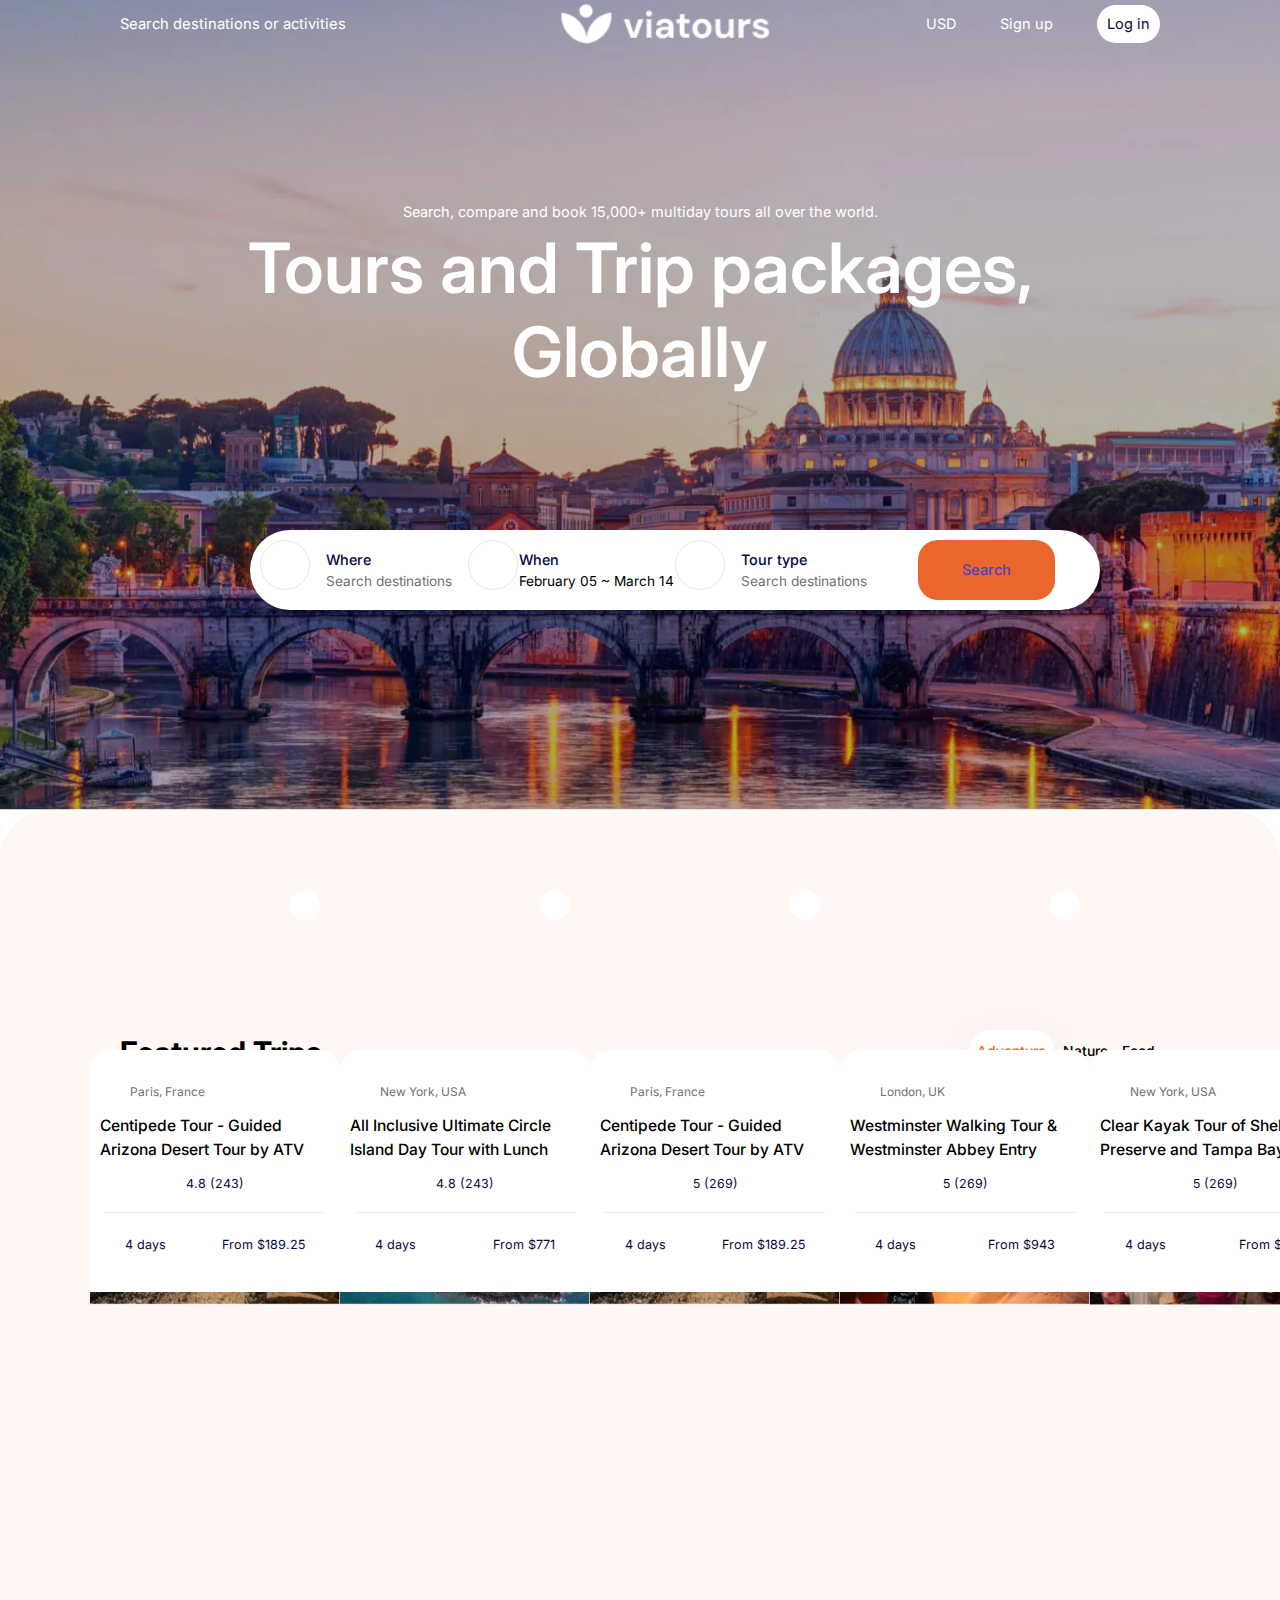
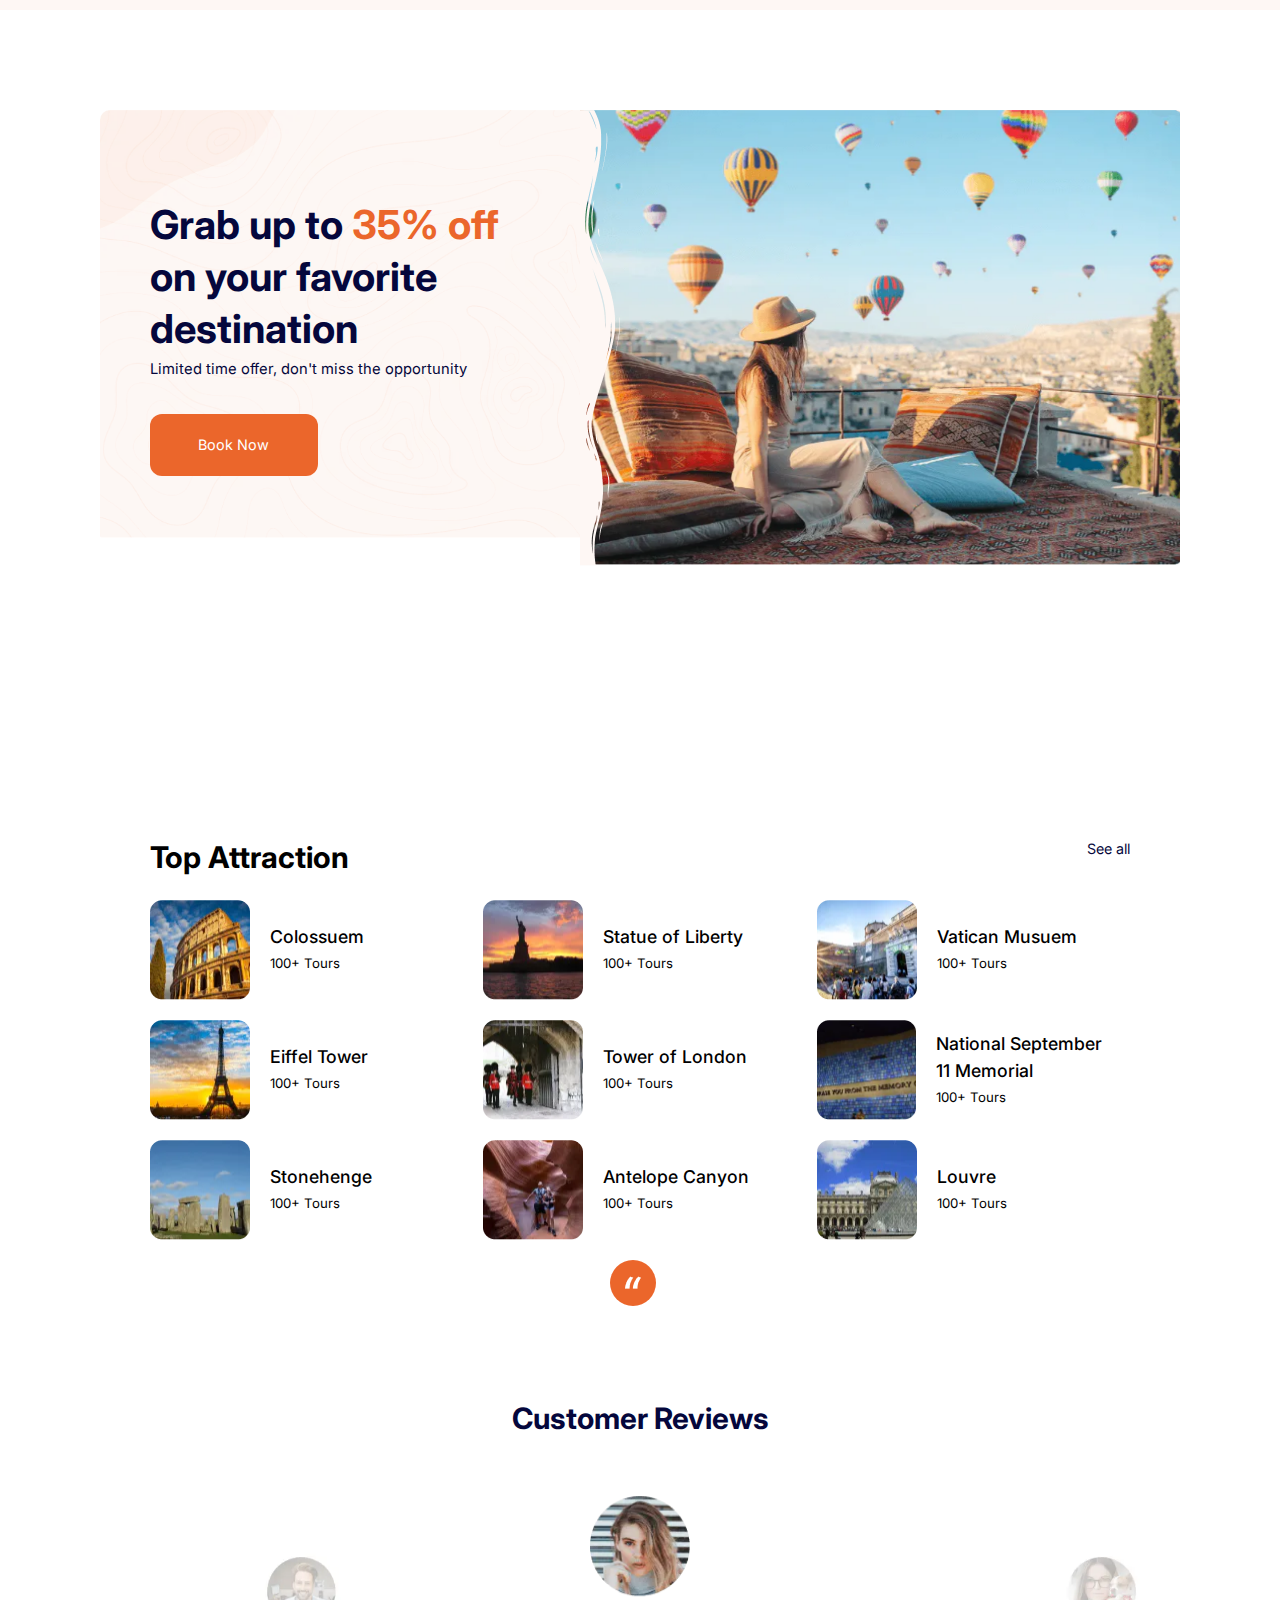
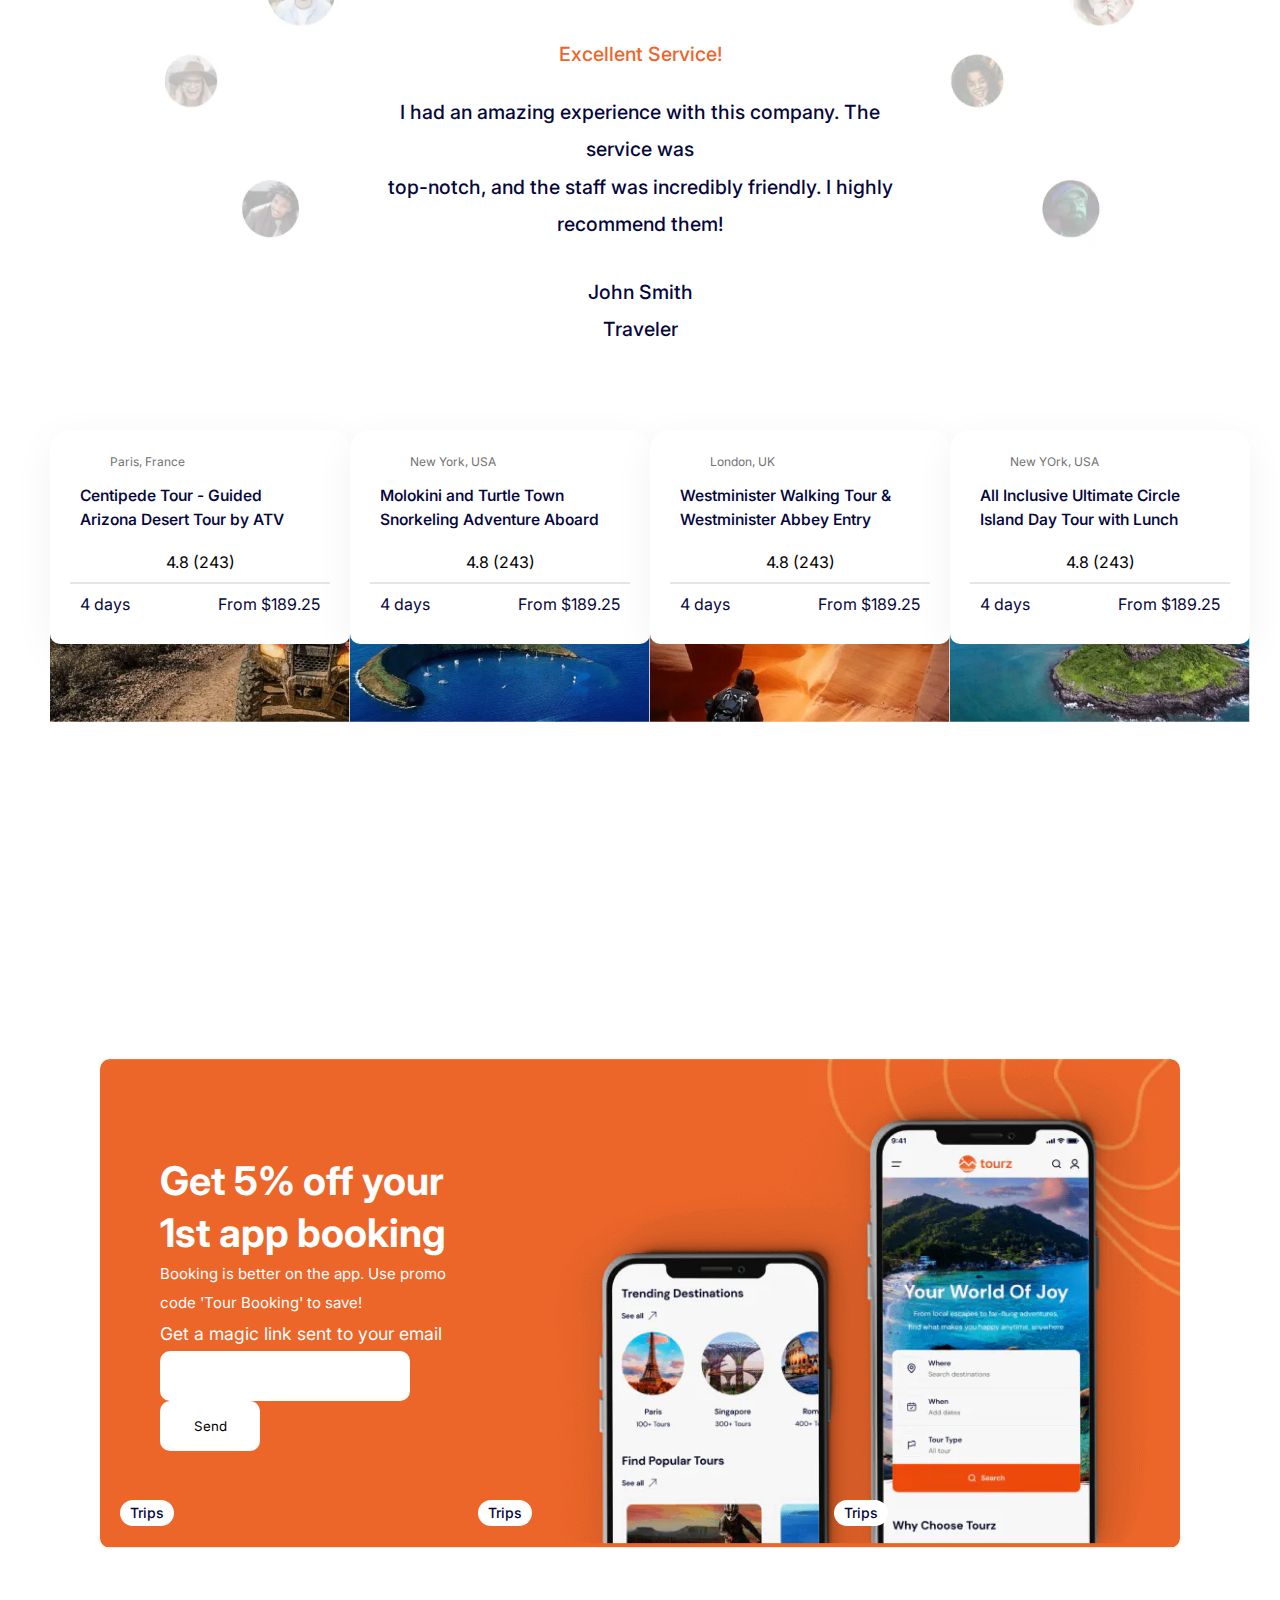
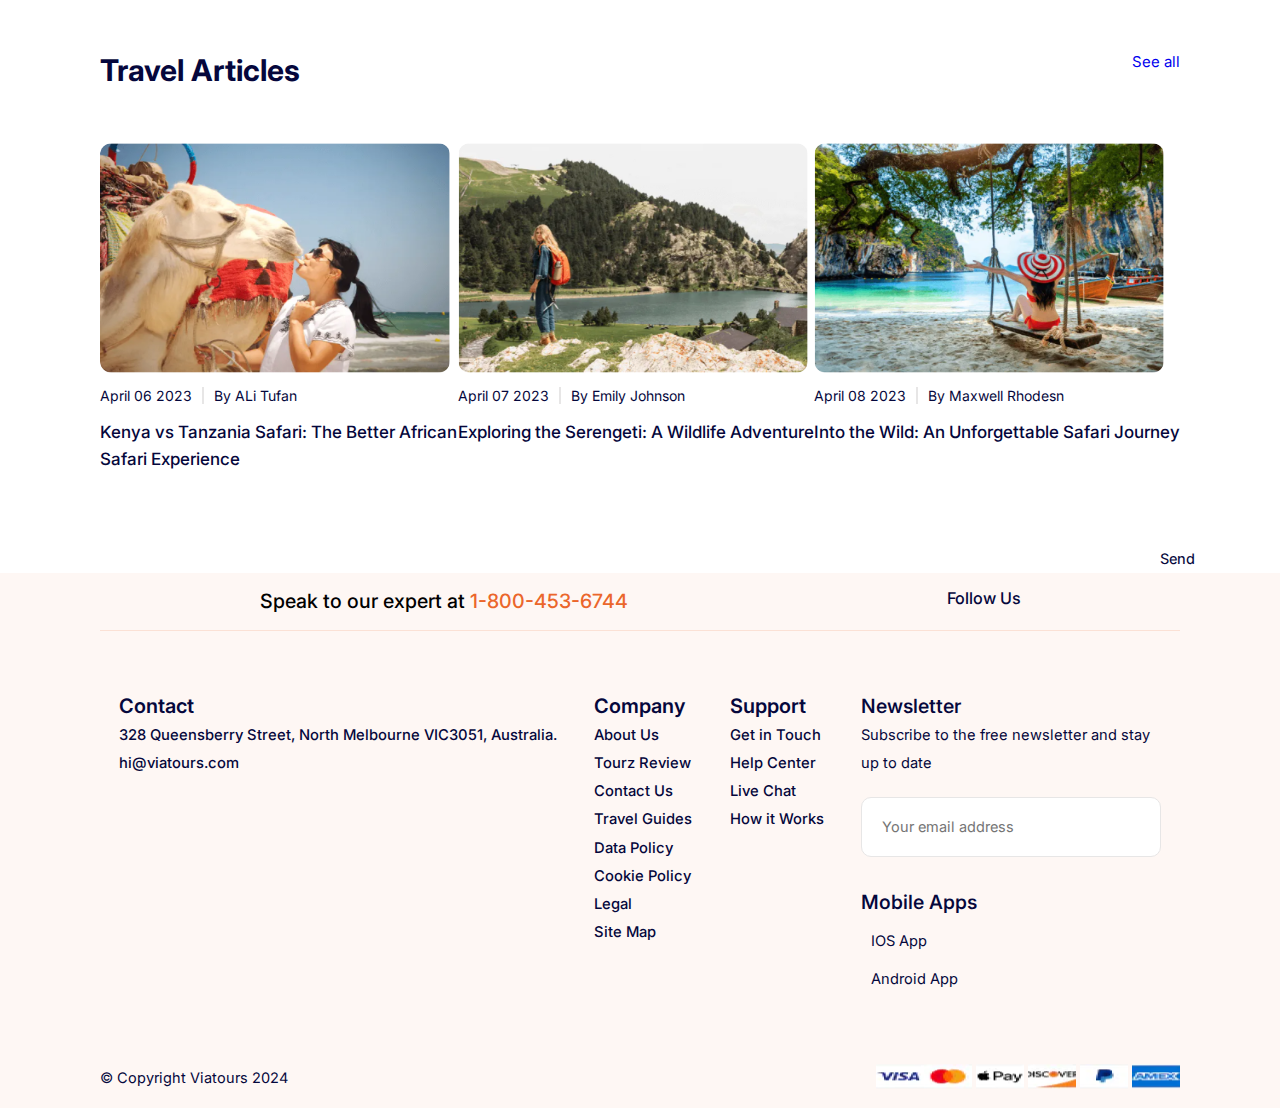
<file: index.html>
<!DOCTYPE html>
<html lang="en">

<head>
    <meta charset="UTF-8">
    <meta name="viewport" content="width=device-width, initial-scale=1.0">
    <title>Document</title>
    <link rel="stylesheet" href="Assets/css/style.css">

    <link rel="preconnect" href="https://fonts.googleapis.com">
    <link rel="preconnect" href="https://fonts.gstatic.com" crossorigin>
    <link href="https://fonts.googleapis.com/css2?family=Inter:wght@100..900&display=swap" rel="stylesheet">

</head>

<body>
      
    <!--Kabirat-->
      <header>
        <div class="header-head">
            
            <input class="search-box" size="30" type="search" name="" id="" placeholder="Search destinations or activities">

            <img src="Assets/Images/logo.png" alt="" class="logo" height="40px">

            <nav class="navbar">
                <a href="#">USD</a>
                <a href="#">Sign up</a>
                <a style="color: #05073C;" class="login" href="#">Log in</a>
            </nav>
        </div>

        <div class="header-text">
            <p>Search, compare and book 15,000+ multiday tours all over the world.</p>
            <h1>Tours and Trip packages, Globally</h1>
        </div>
    </header>


    <div class="small-box">

        <div class="where">
            <div class="circle"></div>
            <div class="where-text">
                <h5>Where</h5>
                <p>Search destinations</p>
            </div>
        </div>

        <div class="where">
            <div class="circle"></div>
            <div class="where-text">
                <h5>When</h5>
                <p style="color: #000000;">February 05 ~ March 14</p>
            </div>
        </div>

        <div class="where">
            <div class="circle"></div>
            <div class="where-text">
                <h5>Tour type</h5>
                <p>Search destinations</p>
            </div>
        </div>

        <button type="submit" class="small-box-btn">Search</button>
    </div>

    <div class="featured">

        <div class="featured-box">
            
            <div class="featured-head">
                <h2>Featured Trips</h2>

                <div class="featured-option">
                    <button class="active">Adventure</button>
                    <button>Nature</button>
                    <button>Food</button>
                </div>
            </div>


            <div class="trips">
                <div class="trip-box">
                    <img src="Assets/Images/Arizona.png" alt="">
                    <div class="img-circle-5"></div>

                    <div class="trip-place">
                        <div class="trip-text">
                            <p>Paris, France</p>

                            <h3>Centipede Tour - Guided Arizona Desert Tour by ATV</h3>
                        </div>

                        <p class="trip-rate">4.8 (243)</p>

                        <div class="trip-price">
                            <p>4 days</p>
                            <p>From $189.25</p>
                        </div>
                    </div>
                </div>

                
                <div class="trip-box">
                    <img src="Assets/Images/Circle-island.png" alt="">
                    <div class="img-circle-1"></div>

                    <div class="trip-place">
                        <div class="trip-text">
                            <p>New York, USA</p>

                            <h3>All Inclusive Ultimate Circle Island Day Tour with Lunch</h3>
                        </div>

                        <p class="trip-rate">4.8 (243)</p>

                        <div class="trip-price">
                            <p>4 days</p>
                            <p>From $771</p>
                        </div>
                    </div>
                </div>

                
                <div class="trip-box">
                    <img src="Assets/Images/Arizona.png" alt="">
                    <div class="img-circle-2"></div>

                    <div class="trip-place">
                        <div class="trip-text">
                            <p>Paris, France</p>

                            <h3>Centipede Tour - Guided Arizona Desert Tour by ATV</h3>
                        </div>

                        <p class="trip-rate">5 (269)</p>

                        <div class="trip-price">
                            <p>4 days</p>
                            <p>From $189.25</p>
                        </div>
                    </div>
                </div>

                
                <div class="trip-box">
                    <img src="Assets/Images/Westminister.png" alt="">
                    <div class="img-circle-3"></div>

                    <div class="trip-place">
                        <div class="trip-text">
                            <p>London, UK</p>

                            <h3>Westminster Walking Tour & Westminster Abbey Entry</h3>
                        </div>

                        <p class="trip-rate">5 (269)</p>

                        <div class="trip-price">
                            <p>4 days</p>
                            <p>From $943</p>
                        </div>
                    </div>
                </div>

                
                <div class="trip-box">
                    <img src="Assets/Images/Tampa-bay.png" alt="">
                    <div class="img-circle-4"></div>

                    <div class="trip-place">
                        <div class="trip-text">
                            <p>New York, USA</p>

                            <h3>Clear Kayak Tour of Shell Key Preserve and Tampa Bay Area</h3>
                        </div>

                        <p class="trip-rate">5 (269)</p>

                        <div class="trip-price">
                            <p>4 days</p>
                            <p>From $225</p>
                        </div>
                    </div>
                </div>
            </div>
        </div>
        
    </div>
  
<!-- Cluvert -->
  
  <div class="favorite">

        <div class="favorite-head">
            <h3>Grab up to <span class="discount">35% off</span> on your favorite destination</h3>
            <p>Limited time offer, don't miss the opportunity</p>
            <button class="favorite-head-btn">Book Now</button>
        </div>

        <div class="favorite-img">
            <img class="favorite-img-overlay" src="Assets/Images/spiral.png" alt="">
            <img class="beach-img" src="Assets/Images/Top-view.png" alt="">
        </div>
    </div>

    <div class="attractions">
        
        <div class="attraction-head">
        <h4>Top Attraction</h4>
        <a href="#">See all</a>
        </div>

        <div class="attraction-grid">

            <div class="attraction-img">
                <img src="Assets/Images/Colosseum.png" alt="">

                <div class="attraction-text">
                    <h3>Colossuem</h3>
                    <p>100+ Tours</p>
                </div>
            </div>

            <div class="attraction-img">
                <img src="Assets/Images/Statue-of-Liberty.png" alt="">
                
                <div class="attraction-text">
                    <h3>Statue of Liberty</h3>
                    <p>100+ Tours</p>
                </div>
            </div>

            <div class="attraction-img">
                <img src="Assets/Images/Vatican-Musuem.png" alt="">
                
                <div class="attraction-text">
                    <h3>Vatican Musuem</h3>
                    <p>100+ Tours</p>
                </div>
            </div>

            <div class="attraction-img">
                <img src="Assets/Images/Eiffel-Tower.png" alt="">
                
                <div class="attraction-text">
                    <h3>Eiffel Tower</h3>
                    <p>100+ Tours</p>
                </div>
            </div>

            <div class="attraction-img">
                <img src="Assets/Images/London-Tower.png" alt="">
                
                <div class="attraction-text">
                    <h3>Tower of London</h3>
                    <p>100+ Tours</p>
                </div>
            </div>

            <div class="attraction-img">
                <img src="Assets/Images/September-Museum.png" alt="">
                
                <div class="attraction-text">
                    <h3>National September 11 Memorial</h3>
                    <p>100+ Tours</p>
                </div>
            </div>

            <div class="attraction-img">
                <img src="Assets/Images/Stonehenge.png" alt="">
                
                <div class="attraction-text">
                    <h3>Stonehenge</h3>
                    <p>100+ Tours</p>
                </div>
            </div>

            <div class="attraction-img">
                <img src="Assets/Images/Antelope-Canyon.png"">
                
                <div class="attraction-text">
                    <h3>Antelope Canyon</h3>
                    <p>100+ Tours</p>
                </div>
            </div>

            <div class="attraction-img">
                <img src="Assets/Images/Louvre.png" alt="">
                
                <div class="attraction-text">
                    <h3>Louvre</h3>
                    <p>100+ Tours</p>
                </div>
            </div>

        </div>
    </div>

    <div class="review-background">

        <div class="review-section">
            <h2>Customer Reviews</h2>

            <div class="review">

                <img src="Assets/Images/Customer-image.png" alt="">

                <div class="review-circle"><img src="Assets/Images/quote.png" alt=""></div>

                <div class="review-text">
                    <p style="color: #EB662B; font-size: 17; margin-bottom: 20px;">Excellent Service!</p>

                    <p style="color: #05073C; font-size: 17;">
                        I had an amazing experience with this company. 
                        The service was <br> top-notch, and the staff was incredibly 
                        friendly. I highly recommend them!
                    </p>
                </div>
                
                <div class="review-name">
                    <p>John Smith</p>
                    <p>Traveler</p>
                </div>

                <div class="review-swipper">
                    <div></div>
                    <div></div>
                    <div></div>
                    <div></div>
                    <div></div>
                </div>
            </div>
        </div>
    </div>


    <div class="tour">
        
        <h2>Find Popular Tours</h2>

        <div class="tour-content">

            <div class="tour-box">
                <img src="Assets/Images/Arizona.png" alt="">
                <div class="tour-circle"></div>

                <div class="tour-place">
                    <div class="tour-text">
                        <p>Paris, France</p>

                        <h3>Centipede Tour - Guided Arizona Desert Tour by ATV</h3>
                    </div>

                    <p class="tour-rate">4.8 (243)</p>

                    <div class="tour-price">
                        <p>4 days</p>
                        <p>From $189.25</p>
                    </div>
                </div>
            </div>

            <div class="tour-box">
                <img src="Assets/Images/Molokini.png" alt="">
                <div class="tour-circle"></div>

                <div class="tour-place">
                    <div class="tour-text">
                        <p>New York, USA</p>

                        <h3>Molokini and Turtle Town Snorkeling Adventure Aboard</h3>
                    </div>

                    <p class="tour-rate">4.8 (243)</p>

                    <div class="tour-price">
                        <p>4 days</p>
                        <p>From $189.25</p>
                    </div>
                </div>
            </div>

            <div class="tour-box">
                <img src="Assets/Images/Westminister.png" alt="">
                <div class="tour-circle"></div>

                <div class="tour-place">
                    <div class="tour-text">
                        <p>London, UK</p>

                        <h3>Westminister Walking Tour & Westminister Abbey Entry</h3>
                    </div>

                    <p class="tour-rate">4.8 (243)</p>

                    <div class="tour-price">
                        <p>4 days</p>
                        <p>From $189.25</p>
                    </div>
                </div>
            </div>

            <div class="tour-box">
                <img src="Assets/Images/Circle-island.png" alt="">
                <div class="tour-circle"></div>

                <div class="tour-place">
                    <div class="tour-text">
                        <p>New YOrk, USA</p>

                        <h3>All Inclusive Ultimate Circle Island Day Tour with Lunch</h3>
                    </div>

                    <p class="tour-rate">4.8 (243)</p>

                    <div class="tour-price">
                        <p>4 days</p>
                        <p>From $189.25</p>
                    </div>
                </div>
            </div>

        </div>
    </div>

    <!--Black-myke-->
    
    <div class="booking">
        <div class="booking-1">
            <h3>Get 5% off your 1st app booking</h3>
            <p>Booking is better on the app. Use promo code 'Tour Booking' to save!</p>

            <div class="form">
                <p>Get a magic link sent to your email</p>
                <input  type="email" name="mail" id="mail" placeholder="Email">
                <button type="submit">Send</button>
            </div>
        </div>

        <div class="booking-img">
            <img src="Assets/Images/Phone.png" alt="">
        </div>
        </div>
    </div>

    <div class="article">
        <div class="article-head">
            <h3>Travel Articles</h3>
            <a href="#">See all</a>
        </div>

        <div class="trips">
            <div class="trips-img">
                <img src="Assets/Images/Camel.png" alt="">
                <div class="trips-overly">Trips</div>

                <div class="trips-date">
                    <p class="trips-p1">April 06 2023</p>
                    <p class="trips-p2">By ALi Tufan</p>
                </div>

                <a href="#">Kenya vs Tanzania Safari: The Better African<br>Safari Experience</a>
            </div>

            <div class="trips-img">
                <img src="Assets/Images/Hike.png" alt="">
                <div class="trips-overly">Trips</div>

                <div class="trips-date">
                    <p class="trips-p1">April 07 2023</p>
                    <p class="trips-p2">By Emily Johnson</p>
                </div>

                <a href="#">Exploring the Serengeti: A Wildlife Adventure</a>
            </div>

            <div class="trips-img">
                <img src="Assets/Images/Beach.png" alt="">
                <div class="trips-overly">Trips</div>

                <div class="trips-date">
                    <p class="trips-p1">April 08 2023</p>
                    <p class="trips-p2">By Maxwell Rhodesn</p>
                </div>

                <a href="#">Into the Wild: An Unforgettable Safari Journey</a>
            </div>
        </div>
    </div>

    <footer>
        <div class="experts">
            <p>Speak to our expert at <span class="tel">1-800-453-6744</span></p>
            <a href="#">Follow Us</a>
        </div>

        
        <div class="footer-main">

            <div class="contact">
                <h3>Contact</h3>
                <a href="#">328 Queensberry Street, North Melbourne VIC3051, Australia.</a>
                <a href="mailto:hi@viatours.com">hi@viatours.com</a>
            </div>

            <div class="company">
                <h3>Company</h3>
                <a href="#">About Us</a>
                <a href="#">Tourz Review</a>
                <a href="#">Contact Us</a>
                <a href="#">Travel Guides</a>
                <a href="#">Data Policy</a>
                <a href="#">Cookie Policy</a>
                <a href="#">Legal</a>
                <a href="#">Site Map</a>
            </div>

            <div class="support">
                <h3>Support</h3>
                <a href="#">Get in Touch</a>
                <a href="#">Help Center</a>
                <a href="#">Live Chat</a>
                <a href="#">How it Works</a>
            </div>

            <div class="newsletter">
                <h3>Newsletter</h3>
                <p>Subscribe to the free newsletter and stay <br> up to date</p>

                <div class="send-container">
                    <input class="letter-box" type="text" name="text" id="email" placeholder="Your email address">
                    <button class="search-button">Send</button>
                </div>

                <div class="mobile-apps">
                    <h3>Mobile Apps</h3>
                    <p>IOS App</p>
                    <p>Android App</p>
                </div>
            </div>
        </div>

        <div class="sponsors-menu">
            <p>&copy Copyright Viatours 2024</p>

            <div class="sponsors">
                <img src="Assets/Images/Visa.png" alt=""
                ><img src="Assets/Images/Master-card.png" alt="">
                <img src="Assets/Images/Apple-pay.png" alt="">
                <img src="Assets/Images/DIscover.png" alt="">
                <img src="Assets/Images/Paypal.png" alt="">
                <img src="Assets/Images/Amex.png" alt="">
            </div>
        </div>
    </footer>
                                        
</body>
</html>
</file>
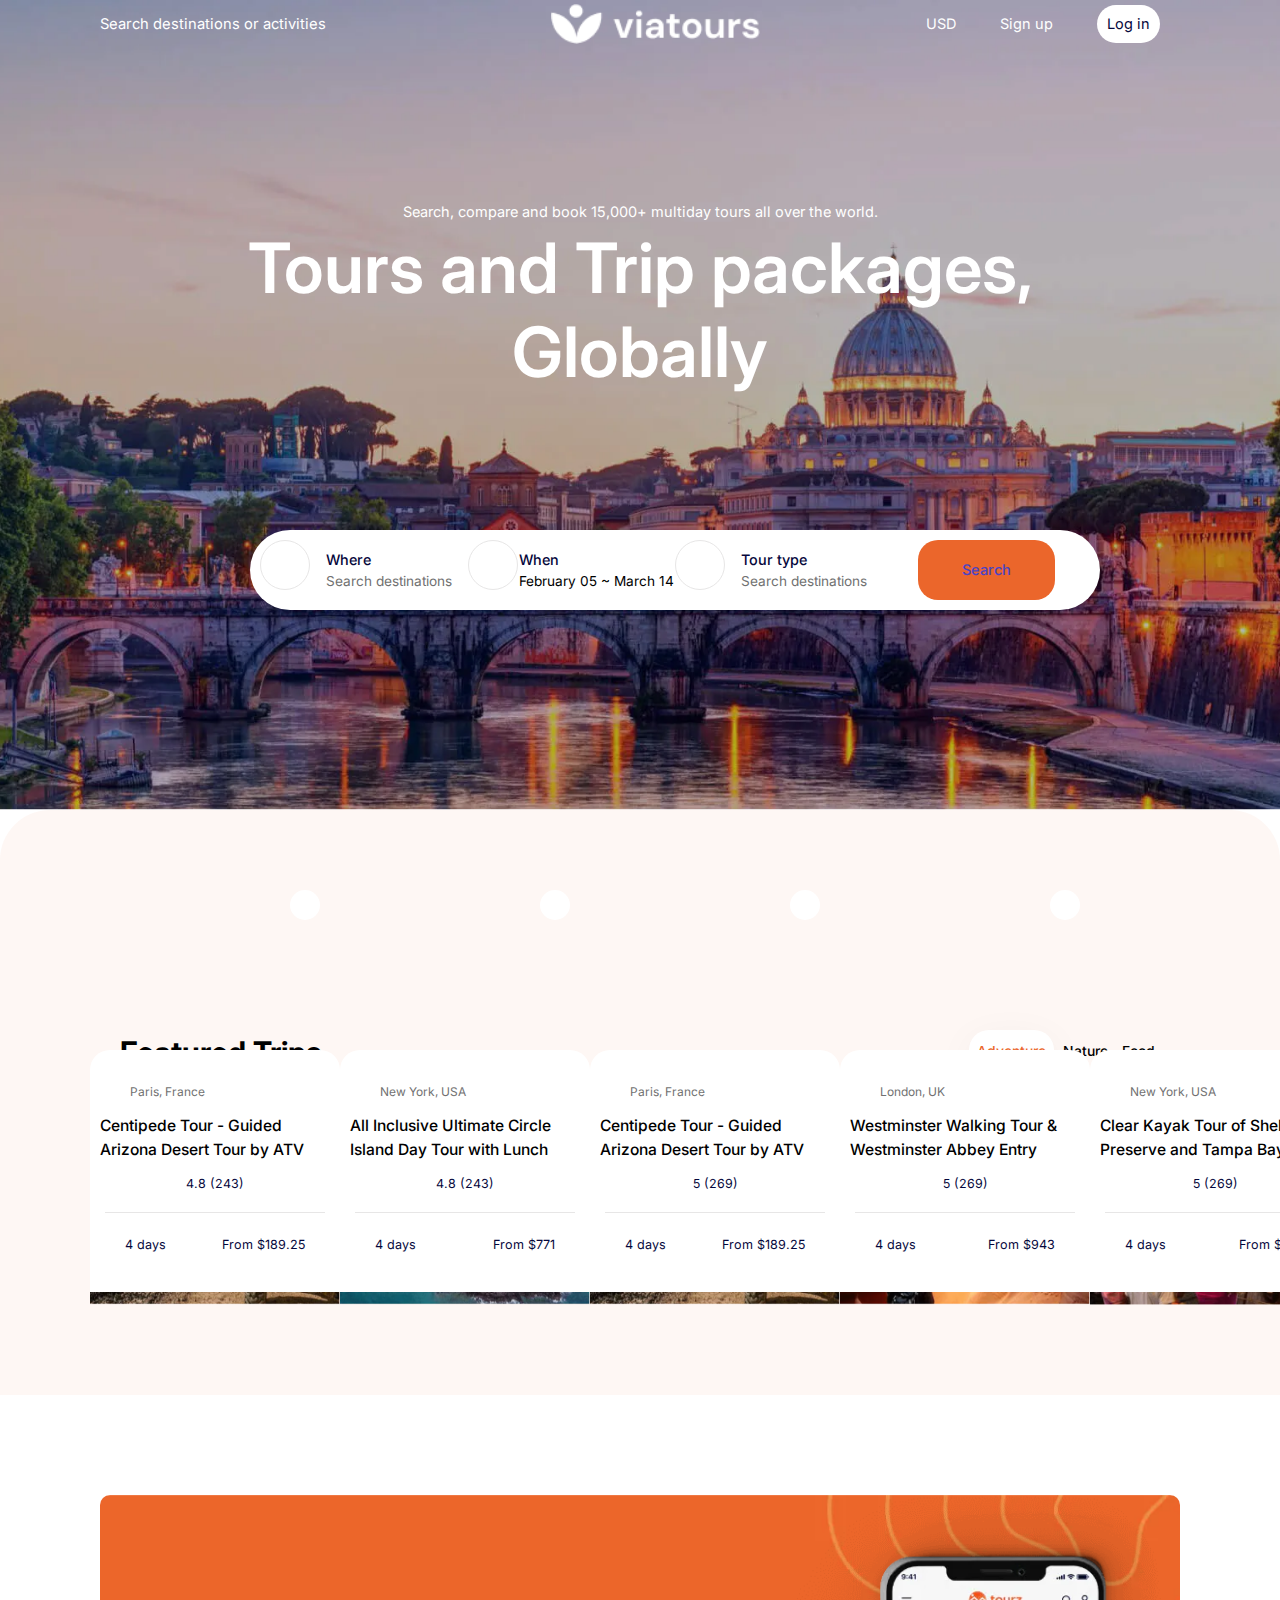
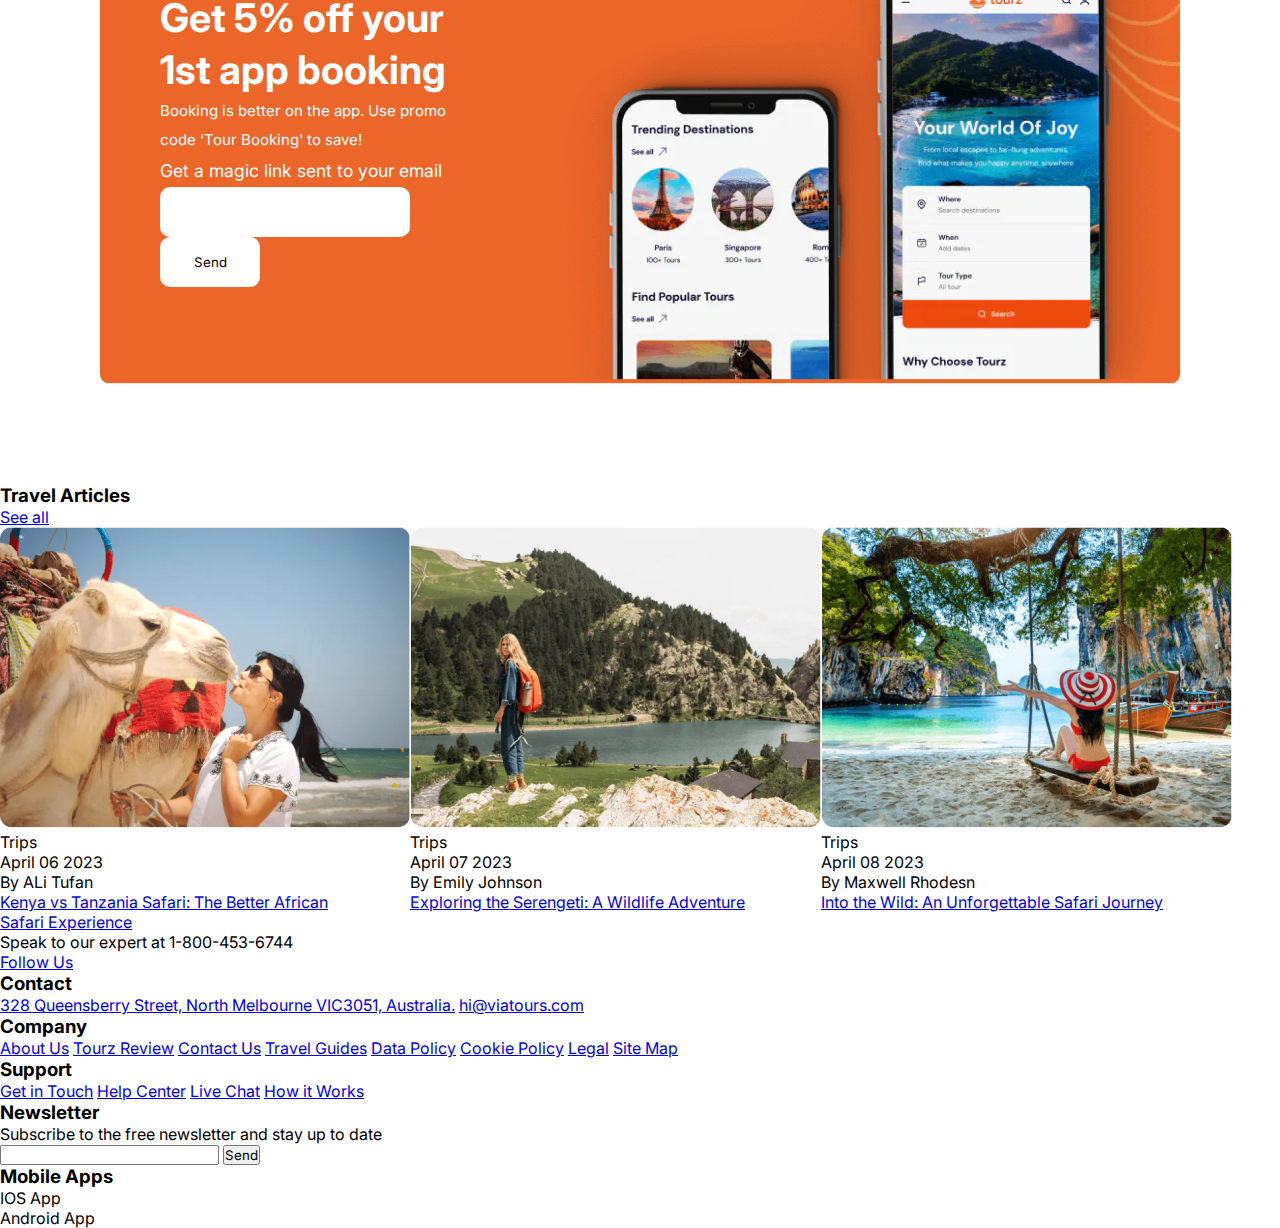
<file: tour.html>
<!DOCTYPE html>
<html lang="en">

<head>
    <meta charset="UTF-8">
    <meta name="viewport" content="width=device-width, initial-scale=1.0">
    <title>Document</title>
    <link rel="stylesheet" href="Assets/css/tour.css">
    <link rel="preconnect" href="https://fonts.googleapis.com">
    <link rel="preconnect" href="https://fonts.gstatic.com" crossorigin>
    <link href="https://fonts.googleapis.com/css2?family=Inter:wght@100..900&display=swap" rel="stylesheet">
</head>


<body
<!-- Kabirat -->
      <header>
        <div class="header-head">
            
            <input class="search-box" size="30" type="search" name="" id="" placeholder="Search destinations or activities">

            <img src="Assets/Images/logo.png" alt="" class="logo" height="40px">

            <nav class="navbar">
                <a href="#">USD</a>
                <a href="#">Sign up</a>
                <a style="color: #05073C;" class="login" href="#">Log in</a>
            </nav>
        </div>

        <div class="header-text">
            <p>Search, compare and book 15,000+ multiday tours all over the world.</p>
            <h1>Tours and Trip packages, Globally</h1>
        </div>
    </header>


    <div class="small-box">

        <div class="where">
            <div class="circle"></div>
            <div class="where-text">
                <h5>Where</h5>
                <p>Search destinations</p>
            </div>
        </div>

        <div class="where">
            <div class="circle"></div>
            <div class="where-text">
                <h5>When</h5>
                <p style="color: #000000;">February 05 ~ March 14</p>
            </div>
        </div>

        <div class="where">
            <div class="circle"></div>
            <div class="where-text">
                <h5>Tour type</h5>
                <p>Search destinations</p>
            </div>
        </div>

        <button type="submit" class="small-box-btn">Search</button>
    </div>

    <div class="featured">

        <div class="featured-box">
            
            <div class="featured-head">
                <h2>Featured Trips</h2>

                <div class="featured-option">
                    <button class="active">Adventure</button>
                    <button>Nature</button>
                    <button>Food</button>
                </div>
            </div>


            <div class="trips">
                <div class="trip-box">
                    <img src="/Assets/Images/Arizona.png" alt="">
                    <div class="img-circle-5"></div>

                    <div class="trip-place">
                        <div class="trip-text">
                            <p>Paris, France</p>

                            <h3>Centipede Tour - Guided Arizona Desert Tour by ATV</h3>
                        </div>

                        <p class="trip-rate">4.8 (243)</p>

                        <div class="trip-price">
                            <p>4 days</p>
                            <p>From $189.25</p>
                        </div>
                    </div>
                </div>

                
                <div class="trip-box">
                    <img src="/Assets/Images/Circle-island.png" alt="">
                    <div class="img-circle-1"></div>

                    <div class="trip-place">
                        <div class="trip-text">
                            <p>New York, USA</p>

                            <h3>All Inclusive Ultimate Circle Island Day Tour with Lunch</h3>
                        </div>

                        <p class="trip-rate">4.8 (243)</p>

                        <div class="trip-price">
                            <p>4 days</p>
                            <p>From $771</p>
                        </div>
                    </div>
                </div>

                
                <div class="trip-box">
                    <img src="/Assets/Images/Arizona.png" alt="">
                    <div class="img-circle-2"></div>

                    <div class="trip-place">
                        <div class="trip-text">
                            <p>Paris, France</p>

                            <h3>Centipede Tour - Guided Arizona Desert Tour by ATV</h3>
                        </div>

                        <p class="trip-rate">5 (269)</p>

                        <div class="trip-price">
                            <p>4 days</p>
                            <p>From $189.25</p>
                        </div>
                    </div>
                </div>

                
                <div class="trip-box">
                    <img src="/Assets/Images/Westminister.png" alt="">
                    <div class="img-circle-3"></div>

                    <div class="trip-place">
                        <div class="trip-text">
                            <p>London, UK</p>

                            <h3>Westminster Walking Tour & Westminster Abbey Entry</h3>
                        </div>

                        <p class="trip-rate">5 (269)</p>

                        <div class="trip-price">
                            <p>4 days</p>
                            <p>From $943</p>
                        </div>
                    </div>
                </div>

                
                <div class="trip-box">
                    <img src="/Assets/Images/Tampa-bay.png" alt="">
                    <div class="img-circle-4"></div>

                    <div class="trip-place">
                        <div class="trip-text">
                            <p>New York, USA</p>

                            <h3>Clear Kayak Tour of Shell Key Preserve and Tampa Bay Area</h3>
                        </div>

                        <p class="trip-rate">5 (269)</p>

                        <div class="trip-price">
                            <p>4 days</p>
                            <p>From $225</p>
                        </div>
                    </div>
                </div>
            </div>
        </div>
        
    </div>


<!-- Black-myke -->
    
    <div class="booking">
        <div class="booking-1">
            <h3>Get 5% off your 1st app booking</h3>
            <p>Booking is better on the app. Use promo code 'Tour Booking' to save!</p>

            <div class="form">
                <p>Get a magic link sent to your email</p>
                <input  type="email" name="mail" id="mail" placeholder="Email">
                <button type="submit">Send</button>
            </div>
        </div>

        <div class="booking-img">
            <img src="Assets/Images/Phone.png" alt="">
        </div>
        </div>
    </div>

    <div class="article">
        <div class="article-head">
            <h3>Travel Articles</h3>
            <a href="#">See all</a>
        </div>

        <div class="trips">
            <div class="trips-img">
                <img src="Assets/Images/Camel.png" alt="">
                <div class="trips-overly">Trips</div>

                <div class="trips-date">
                    <p class="trips-p1">April 06 2023</p>
                    <p class="trips-p2">By ALi Tufan</p>
                </div>

                <a href="#">Kenya vs Tanzania Safari: The Better African<br>Safari Experience</a>
            </div>

            <div class="trips-img">
                <img src="Assets/Images/Hike.png" alt="">
                <div class="trips-overly-2">Trips</div>

                <div class="trips-date">
                    <p class="trips-p1">April 07 2023</p>
                    <p class="trips-p2">By Emily Johnson</p>
                </div>

                <a href="#">Exploring the Serengeti: A Wildlife Adventure</a>
            </div>

            <div class="trips-img">
                <img src="Assets/Images/Beach.png" alt="">
                <div class="trips-overly-3">Trips</div>

                <div class="trips-date">
                    <p class="trips-p1">April 08 2023</p>
                    <p class="trips-p2">By Maxwell Rhodesn</p>
                </div>

                <a href="#">Into the Wild: An Unforgettable Safari Journey</a>
            </div>
        </div>
    </div>

    <footer>
        <div class="experts">
            <p>Speak to our expert at <span class="tel">1-800-453-6744</span></p>
            <a href="#">Follow Us</a>
        </div>

        
        <div class="footer-main">

            <div class="contact">
                <h3>Contact</h3>
                <a href="#">328 Queensberry Street, North Melbourne VIC3051, Australia.</a>
                <a href="mailto:hi@viatours.com">hi@viatours.com</a>
            </div>

            <div class="company">
                <h3>Company</h3>
                <a href="#">About Us</a>
                <a href="#">Tourz Review</a>
                <a href="#">Contact Us</a>
                <a href="#">Travel Guides</a>
                <a href="#">Data Policy</a>
                <a href="#">Cookie Policy</a>
                <a href="#">Legal</a>
                <a href="#">Site Map</a>
            </div>

            <div class="support">
                <h3>Support</h3>
                <a href="#">Get in Touch</a>
                <a href="#">Help Center</a>
                <a href="#">Live Chat</a>
                <a href="#">How it Works</a>
            </div>

            <div class="newsletter">
                <h3>Newsletter</h3>
                <p>Subscribe to the free newsletter and stay up to date</p>

                <div class="send-container">
                    <input type="text" name="text" id="email" placeholder="Your email address">
                    <button class="search-button">Send</button>
                </div>

                <div class="mobile-apps">
                    <h3>Mobile Apps</h3>
                    <p>IOS App</p>
                    <p>Android App</p>
                </div>
            </div>
        </div>
    </footer>
</body>
</html>
</file>
<file: Assets/css/style.css>
/* Kabirat */
* {
    margin: 0px;
    padding: 0px;
    box-sizing: border-box;
    font-family: "Inter", sans-serif;
}

header {
    background-image: url('/Assets/Images/background-image.png');
    background-repeat: no-repeat;
    background-size: cover;
    background-position: center;
    height: 90vh;
    position: relative;
    display: block;
}

.header-head {
    display: flex;
    justify-content: space-around;
    color: #FFFFFF;
    padding: 0px 100px;
}

input.search-box {
    border-radius: 10px;
    border: none;
    background-color: transparent;
    color: hsl(0, 0%, 100%);
    padding: 10px;
}

input::placeholder {
    color: #FFFFFF;
    font-size: 14.77px;
    font-weight: 400;
    line-height: 17.87px;
    padding: 10px;
}


.logo {
    margin: auto;
}

.navbar {
    margin: 10px 0px;
}

.navbar a {
    text-decoration: none;
    color: #FFFFFF;
    margin: 0px 20px;
    font-family: Inter;
    font-size: 14.53px;
    font-weight: 400;
    line-height: 28.13px;
}
.login {
    background-color: #FFFFFF;
    border-radius: 20px;
    padding: 10px;
}

.header-text {
    color: #FFFFFF;
    padding: 150px;
}
.header-text p {
    font-size: 14.53px;
    font-weight: 400;
    line-height: 28.13px;
    text-align: center;
}
.header-text h1 {
    font-size: 69.45px;
    font-weight: 600;
    line-height: 84px;
    text-align: center;
}

.small-box {
    display: grid;
    background-color: #FFFFFF;
    border-radius: 50px;
    box-shadow: 0px 10px 40px 0px #0000000D;
    grid-template-columns: repeat(4, 1fr);
    width: 850px;
    margin: auto;
    padding: 10px;
    position: absolute;
    top: 530px;
    left: 250px;
}
.where {
    display: flex;
    justify-content: space-between;
    justify-items: center;
}
.circle {
    height: 50px;
    width: 50px;
    border: 1px solid #E7E6E6;
    border-radius: 50%;
}
.where-text {
    margin: auto;
}
.where-text h5 {
    color: #05073C;
    font-size: 14.41px;
    font-weight: 500;
    line-height: 24px;
}
.where-text p {
    color: #717171;
    font-size: 13.67px;
    font-weight: 400;
    line-height: 19.6px;
}
.small-box-btn {
    background-color: #EB662B;
    color: #FFFFFF;
    width: 136.95px;
    height: 60px;
    border-radius: 20px;
    margin: auto;
    border: none;
    font-size: 14.65px;
    font-weight: 500;
    line-height: 28px;
    text-align: center;
    color: #4A43C4;
}

.featured {
    background-color: #EB662B0D;
    border-radius: 50px 50px 0px 0px;
    padding: 90px;
    height: 800px;
}
.featured-head {
    display: flex;
    justify-content: space-between;
    margin: 30px;
    padding-top: 100px;
}
.featured-head h2 {
    font-size: 30px;
    font-weight: 700;
    line-height: 45px;
}
.featured-option button {
    font-size: 13.89px;
    font-weight: 500;
    line-height: 26.25px;
    text-align: center;
    padding: 5px;
    border-radius: 20px;
    border: none;
    color: #000000;
    background-color: transparent;
}
.featured-option button.active {
    background-color: #FFFFFF;
    box-shadow: 0px 10px 40px 0px #0000000D;
    color: #EB662B;
    padding: 8px;
}

.trips {
    display: grid;
    grid-template-columns: repeat(5, 1fr);
}

.trip-box img{
    width: 250px;
    height: 200px;
    border-radius: 10px 10px 0px 0px;
    position: relative;
    display: block;
}

.img-circle-5 {
    height: 30px;
    width: 30px;
    border-radius: 50%;
    background-color: #FFFFFF;
    position: absolute;
    top: 890px;
    left: 290px;
}
.img-circle-1 {
    height: 30px;
    width: 30px;
    border-radius: 50%;
    background-color: #FFFFFF;
    position: absolute;
    top: 890px;
    left: 540px;
}
.img-circle-2 {
    height: 30px;
    width: 30px;
    border-radius: 50%;
    background-color: #FFFFFF;
    position: absolute;
    top: 890px;
    left: 790px;
}
.img-circle-3 {
    height: 30px;
    width: 30px;
    border-radius: 50%;
    background-color: #FFFFFF;
    position: absolute;
    top: 890px;
    left: 1050px;
}
.img-circle-4 {
    height: 30px;
    width: 30px;
    border-radius: 50%;
    background-color: #FFFFFF;
    position: absolute;
    top: 890px;
    left: 1290px;
}

.trip-place {
    background-color: #FFFFFF;
    border-radius: 20px 20px 0px 0px;
    width: 250px;
}

.trip-place {
    position: absolute;
    top: 1050px;
}

.trip-text p {
    color: #717171;
    font-size: 11.98px;
    font-weight: 400;
    line-height: 24.38px;
    margin-left: 40px;
    padding-top: 30px;

}
.trip-text h3 {
    font-size: 15.63px;
    font-weight: 500;
    line-height: 24px;
    padding: 10px;
}
.trip-rate {
    color: #05073C;
    font-size: 12.49px;
    font-weight: 400;
    line-height: 24.38px;
    text-align: center;
}

.trip-price {
    display: flex;
    justify-content: space-between;
    margin: 15px;
    border-top: 1px solid #E7E6E6;
    padding: 20px;
}

.trip-price {
    color: #05073C;
    font-size: 12.59px;
    font-weight: 400;
    line-height: 24.38px;
}

/* Cluvert */
.favorite {background-image: url('/Assets/Images/brown-background.png');
    background-repeat: no-repeat;
    background-size: contain;
    display: flex;
    margin: 100px;
    position: relative;
    border-radius: 10px 0px 0px 10px;
}


.favorite-head {
    color: #05073C;
    margin: auto;
    padding: 50px;
}

.beach-img {
    width: 600px;
    height: 455px;
}
.favorite-img {
    display: flex;
}
.favorite-img-overlay {
    width: 40px;
    height: 456px;
    position: absolute;
}

.discount {
    color: #EB662B;
}

.favorite-head h3 {
    font-size: 40px;
    font-weight: 700;
    line-height: 52px;
}
.favorite-head p {
    font-family: Inter;
    font-size: 14.77px;
    font-weight: 400;
    line-height: 28.13px;
}
.favorite-head-btn {
    width: 167.86px;
    height: 62px;
    border-radius: 12px;
    font-size: 14.41px;
    border: none;
    background-color: #EB662B;
    color: white;
    margin-top: 30px;
}

.attractions {
    padding: 150px;
}
.attraction-head {
    display: flex;
    justify-content: space-between;
    margin: 20px 0px;
}

.attraction-head a {
    text-decoration: none;
        color: #05073C;
    font-size: 14.3px;
    font-weight: 400;
    line-height: 28.13px;
}
.attraction-head h4 {
    font-size: 30px;
    font-weight: 700;
    line-height: 45px;
}

.attraction-grid {
    display: grid;
    grid-template-columns: repeat(3, 1fr);
    grid-gap: 20px;
}

.attraction-img {
    display: flex;
}
.attraction-img img {
    width: 100px;
    height: 100px;
}
.attraction-text {
    margin: auto 20px;
}
.attraction-text h3 {
    font-size: 17.72px;
    font-weight: 500;
    line-height: 27px;
}
.attraction-text p {
    font-size: 13.23px;
    font-weight: 400;
    line-height: 26.25px;
    text-align: left;
}

.review-background {
    background-image: url('/Assets/Images/Review-background.png');
    background-position: center;
    background-size: cover;
    background-repeat: no-repeat;
}

.review-section h2 {
    text-align: center;
    margin: 10px 300px;
    font-size: 29.53px;
    font-weight: 700;
    color: #05073C;
}

.review {
    text-align: center;
    margin: 10px 300px;
    padding: 50px;
}
.review-text {
    padding: 20px;
}

.review-circle {
    height: 46px;
    width: 46px;
    background-color: #EB662B;
    border-radius: 50%;
    padding: 15px;
    position: absolute;
    top: 2860px;
    left: 610px;
}
.review-circle img {
    margin: auto;
}
.review img {
    margin-bottom: 15px;
    position: relative;
}
.review p {
    font-size: 19.53px;
    font-weight: 500;
    line-height: 37.5px;
    text-align: center;
}
.review-name {
    padding: 10px;
    color: #05073C;
    font-size: 15.75px;
    font-weight: 500;
    line-height: 25.6px;
}


.tour {
    height: 500px;
    margin: 50px;
}
.tour h2 {
    margin: 20px 0px;
    color: #05073C;
}
.tour-content {
    display: flex;
    justify-content: space-between;
}
.tour-box img {
    border-radius: 20px 20px 0px 0px;
    position: relative;
}
.tour-circle {
    height: 30px;
    width: 30px;
    border-radius: 50%;
    background-color: #FFFFFF;
    position: absolute;
    top: 3450px;
    margin-left: 250px;
}
.tour-place {
    background-color: #FFFFFF;
    border-radius: 20px 20px 10px 10px;
    padding: 10px;
    width: 300px;
    box-shadow: 0px 10px 40px 0px #0000000D;
    position: absolute;
    top: 3630px;
}

.tour-text {
    padding: 10px;
}
.tour-text p {
    color: #717171;
    margin-left: 40px;
    font-size: 11.98px;
    font-weight: 400;
    line-height: 24.38px;
}
.tour-text h3 {
    color: #05073C;
    font-size: 15.63px;
    font-weight: 550;
    line-height: 24px;
    padding: 10px;
}
.tour-rate {
    text-align: center;
}
.tour-price {
    display: flex;
    justify-content: space-between;
    border-top: 2px solid #E7E6E6;
    margin: 10px;
    padding: 10px;
    color: #05073C;
}


/* black-myke */

.booking {
    background-image: url('/Assets/Images/Frame.png');
    background-repeat: no-repeat;
    background-size: cover;
    background-position: center;
    border-radius: 10px;
    margin: 100px;
    display: flex;
    justify-content: space-around;
}

.booking {
    color: #ffff;
    font-family: "Inter", sans-serif;
}

.booking-1 h3 {
    font-family: "Inter", sans-serif;
    font-weight: 700;
    font-size: 39.53px;
    line-height: 52px;
}

.booking-1 {
    padding: 0px 60px;
    margin: auto;
}
.booking-1 p {
    font-size: 15px;
    font-weight: 400px;
    line-height: 29px;
}

.form p {
    font-size: 17.58px;
    font-weight: 400;
    line-height: 33.75px;
    text-align: left;
}

.form input {
    background: #FFFFFF;
    border: 0px;
    border-radius: 10px;
    width: 250px;
    height: 50px;
    padding-left: 10px;
}

.form button {
    background: #FFFFFF;
    width: 100px;
    height: 50px;
    border: 0px;
    border-radius: 10px;
}
.booking-img {
    margin-right: 10px;
}

.article {
    margin: 100px 100px;
    color: #05073C;
    font-family: "Inter", sans-serif;
}

.article-head {
    display: flex;
    justify-content: space-between;
}

.article-head h3 {
    font-size: 30px;
    font-weight: 700;
    line-height: 45px;
    text-align: left;
    margin-bottom: 50px;
}

.article-head a {
    text-decoration: none;
    font-size: 15px;
    font-weight: 400;
    line-height: 28.13px;
    text-align: left;
}


.trips {
    display: flex;
    justify-content: space-between;
}

.trips-img img {
    width: 350px;
    height: 230px;
    border-radius: 12px;
    position: relative;
    margin-bottom: 10px;
}


.trips-overly {
    position: absolute;
    top: 4700px;
    margin-left: 20px;
    border-radius: 20px;
    background-color: #FFFFFF;
    font-size: 14px;
    font-weight: 500;
    line-height: 26.25px;
    padding: 0px 10px;
}

.trips-date {
    display: flex;
    margin-bottom: 15px;
}
.trips-date p {
    padding-right: 10px;
    font-size: 14px;
}
.trips-p1 {
    border-right: 2px solid #E7E6E6;
}
.trips-p2 {
    padding-left: 10px;
}


.trips-img a {
    text-decoration: none;
    font-family: "Inter", sans-serif;
    font-size: 17px;
    font-weight: 500;
    line-height: 27px;
    color: #05073C;
}

footer {
    background-color: #EB662B0D;
    font-family: "Inter", sans-serif;
    padding: 0px 100px;
}

.experts {
    color: black;
    font-size: 19.69px;
    font-weight: 500;
    line-height: 37.5px;
    display: flex;
    justify-content: space-around;
    padding: 10px 0px;
    border-bottom: 1px solid #EB662B26;
}
.tel {
    color: #EB662B;
}
.experts a {
    color: #05073C;
    text-decoration: none;
    font-size: 16.2px;
    font-weight: 500;
    line-height: 31.88px;
    text-align: left;
}

.footer-main {
    display: flex;
    justify-content: space-around;
    padding: 50px 0px;
}

.footer-main h3 {
    font-size: 20px;
    font-weight: 600;
    line-height: 30px;
    text-align: left;
    color: #05073C;
}

.footer-main a {
    font-size: 14.77px;
    font-weight: 500;
    line-height: 28.13px;
    text-decoration: none;
    color: #05073C;
}

.contact {
    display: flex;
    flex-direction: column;
    padding: 10px;
    font-size: 14.88px;
    font-weight: 400;
}

.company {
    display: flex;
    flex-direction: column;
    padding: 10px;
    font-size: 14.88px;
    font-weight: 400;
}

.support {
    display: flex;
    flex-direction: column;
    padding: 10px;
    font-size: 14.88px;
    font-weight: 400;
}

.newsletter {
    display: flex;
    flex-direction: column;
    padding: 10px;
}

.newsletter h3 {
    font-size: 19.53px;
    font-weight: 550;
    line-height: 30px;
    text-align: left;
    color: #05073C;
}
.newsletter p {
    font-size: 14.65px;
    font-weight: 400;
    line-height: 28.13px;
    text-align: left;
    color: #05073C;
}

.send-container {
    margin-top: 20px;
}

.send-container input::placeholder {
    color: #757575;
    font-size: 14.53px;
    font-weight: 400;
    line-height: 17.59px;
    text-align: left;
}
.letter-box {
    width: 300px;
    height: 60px;
    border-radius: 10px;
    border: 1px solid #E7E6E6;
    position: relative;
    padding: 10px;
}


.search-button {
    font-size: 14.53px;
    font-weight: 450;
    line-height: 28.13px;
    text-align: center;
    color: #05073C;
    background-color: transparent;
    border: 0px;
    position: absolute;
    top: 5345px;
    left: 1160px;
}
.mobile-apps {
    margin-top: 30px;
}

.mobile-apps p{
    margin-top: 10px;
    margin-left: 10px;
}

.sponsors-menu {
    display: flex;
    justify-content: space-between;
    padding: 10px 0px;
    margin-bottom: 10px;
    font-size: 14.53px;
    font-weight: 400;
    line-height: 28.13px;
    text-align: left;
    color: #05073C;
}
</file>
<file: Assets/css/tour.css>
/* Kabirat */
* {
    margin: 0px;
    padding: 0px;
    box-sizing: border-box;
    font-family: "Inter", sans-serif;
}

header {
    background-image: url('/Assets/Images/background-image.png');
    background-repeat: no-repeat;
    background-size: cover;
    background-position: center;
    height: 90vh;
    position: relative;
    display: block;
}

.header-head {
    display: flex;
    justify-content: space-around;
    color: #FFFFFF;
    padding: 0px 100px;
}

input.search-box {
    border-radius: 10px;
    border: none;
    background-color: transparent;
    color: #FFFFFF;
}

input::placeholder {
    color: #FFFFFF;
    font-size: 14.77px;
    font-weight: 400;
    line-height: 17.87px;
}

.logo {
    margin: auto;
}

.navbar {
    margin: 10px 0px;
}

.navbar a {
    text-decoration: none;
    color: #FFFFFF;
    margin: 0px 20px;
    font-family: Inter;
    font-size: 14.53px;
    font-weight: 400;
    line-height: 28.13px;
}
.login {
    background-color: #FFFFFF;
    border-radius: 20px;
    padding: 10px;
}

.header-text {
    color: #FFFFFF;
    padding: 150px;
}
.header-text p {
    font-size: 14.53px;
    font-weight: 400;
    line-height: 28.13px;
    text-align: center;
}
.header-text h1 {
    font-size: 69.45px;
    font-weight: 600;
    line-height: 84px;
    text-align: center;
}

.small-box {
    display: grid;
    background-color: #FFFFFF;
    border-radius: 50px;
    box-shadow: 0px 10px 40px 0px #0000000D;
    grid-template-columns: repeat(4, 1fr);
    width: 850px;
    margin: auto;
    padding: 10px;
    position: absolute;
    top: 530px;
    left: 250px;
}
.where {
    display: flex;
    justify-content: space-between;
    justify-items: center;
}
.circle {
    height: 50px;
    width: 50px;
    border: 1px solid #E7E6E6;
    border-radius: 50%;
}
.where-text {
    margin: auto;
}
.where-text h5 {
    color: #05073C;
    font-size: 14.41px;
    font-weight: 500;
    line-height: 24px;
}
.where-text p {
    color: #717171;
    font-size: 13.67px;
    font-weight: 400;
    line-height: 19.6px;
}
.small-box-btn {
    background-color: #EB662B;
    color: #FFFFFF;
    width: 136.95px;
    height: 60px;
    border-radius: 20px;
    margin: auto;
    border: none;
    font-size: 14.65px;
    font-weight: 500;
    line-height: 28px;
    text-align: center;
    color: #4A43C4;
}

.featured {
    background-color: #EB662B0D;
    border-radius: 50px 50px 0px 0px;
    padding: 90px;
}
.featured-head {
    display: flex;
    justify-content: space-between;
    margin: 30px;
    padding-top: 100px;
}
.featured-head h2 {
    font-size: 30px;
    font-weight: 700;
    line-height: 45px;
}
.featured-option button {
    font-size: 13.89px;
    font-weight: 500;
    line-height: 26.25px;
    text-align: center;
    padding: 5px;
    border-radius: 20px;
    border: none;
    color: #000000;
    background-color: transparent;
}
.featured-option button.active {
    background-color: #FFFFFF;
    box-shadow: 0px 10px 40px 0px #0000000D;
    color: #EB662B;
    padding: 8px;
}

.trips {
    display: grid;
    grid-template-columns: repeat(5, 1fr);
}

.trip-box img{
    width: 250px;
    height: 200px;
    border-radius: 10px 10px 0px 0px;
    position: relative;
    display: block;
}

.img-circle-5 {
    height: 30px;
    width: 30px;
    border-radius: 50%;
    background-color: #FFFFFF;
    position: absolute;
    top: 890px;
    left: 290px;
}
.img-circle-1 {
    height: 30px;
    width: 30px;
    border-radius: 50%;
    background-color: #FFFFFF;
    position: absolute;
    top: 890px;
    left: 540px;
}
.img-circle-2 {
    height: 30px;
    width: 30px;
    border-radius: 50%;
    background-color: #FFFFFF;
    position: absolute;
    top: 890px;
    left: 790px;
}
.img-circle-3 {
    height: 30px;
    width: 30px;
    border-radius: 50%;
    background-color: #FFFFFF;
    position: absolute;
    top: 890px;
    left: 1050px;
}
.img-circle-4 {
    height: 30px;
    width: 30px;
    border-radius: 50%;
    background-color: #FFFFFF;
    position: absolute;
    top: 890px;
    left: 1290px;
}

.trip-place {
    background-color: #FFFFFF;
    border-radius: 20px 20px 0px 0px;
    width: 250px;
}

.trip-place {
    position: absolute;
    top: 1050px;
}

.trip-text p {
    color: #717171;
    font-size: 11.98px;
    font-weight: 400;
    line-height: 24.38px;
    margin-left: 40px;
    padding-top: 30px;

}
.trip-text h3 {
    font-size: 15.63px;
    font-weight: 500;
    line-height: 24px;
    padding: 10px;
}
.trip-rate {
    color: #05073C;
    font-size: 12.49px;
    font-weight: 400;
    line-height: 24.38px;
    text-align: center;
}

.trip-price {
    display: flex;
    justify-content: space-between;
    margin: 15px;
    border-top: 1px solid #E7E6E6;
    padding: 20px;
}

.trip-price {
    color: #05073C;
    font-size: 12.59px;
    font-weight: 400;
    line-height: 24.38px;
}

/* black-myke */

.booking {
    background-image: url('/Assets/Images/Frame.png');
    background-repeat: no-repeat;
    background-size: cover;
    background-position: center;
    border-radius: 10px;
    margin: 100px;
    display: flex;
    justify-content: space-around;
}

.booking {
    color: #ffff;
    font-family: "Inter", sans-serif;
}

.booking-1 h3 {
    font-family: "Inter", sans-serif;
    font-weight: 700;
    font-size: 39.53px;
    line-height: 52px;
}

.booking-1 {
    padding: 0px 60px;
    margin: auto;
}
.booking-1 p {
    font-size: 15px;
    font-weight: 400px;
    line-height: 29px;
}

.form p {
    font-size: 17.58px;
    font-weight: 400;
    line-height: 33.75px;
    text-align: left;
}

.form input {
    background: #FFFFFF;
    border: 0px;
    border-radius: 10px;
    width: 250px;
    height: 50px;
    padding-left: 10px;
}

.form button {
    background: #FFFFFF;
    width: 100px;
    height: 50px;
    border: 0px;
    border-radius: 10px;

.booking-img {
    margin-right: 10px;
}

.article {
    margin: 100px 100px;
    color: #05073C;
    font-family: "Inter", sans-serif;
}

.article-head {
    display: flex;
    justify-content: space-between;
}

.article-head h3 {
    font-size: 30px;
    font-weight: 700;
    line-height: 45px;
    text-align: left;
    margin-bottom: 50px;
}

.article-head a {
    text-decoration: none;
    font-size: 15px;
    font-weight: 400;
    line-height: 28.13px;
    text-align: left;
}


.trips {
    display: flex;
    justify-content: space-between;
}

.trips-img img {
    width: 350px;
    height: 230px;
    border-radius: 12px;
    position: relative;
    margin-bottom: 10px;
}


.trips-overly {
    position: absolute;
    top: 124%;
    left: 9%;
    border-radius: 20px;
    background-color: #FFFFFF;
    font-size: 14px;
    font-weight: 500;
    line-height: 26.25px;
    padding: 0px 10px;
}
.trips-overly-2 {
    position: absolute;
    top: 124%;
    left: 38.5%;
    border-radius: 20px;
    background-color: #FFFFFF;
    font-size: 14px;
    font-weight: 500;
    line-height: 26.25px;
    padding: 0px 10px;
}
.trips-overly-3 {
    position: absolute;
    top: 124%;
    left: 68%;
    border-radius: 20px;
    background-color: #FFFFFF;
    font-size: 14px;
    font-weight: 500;
    line-height: 26.25px;
    padding: 0px 10px;
}

.trips-date {
    display: flex;
    margin-bottom: 15px;
}
.trips-date p {
    padding-right: 10px;
    font-size: 14px;
}
.trips-p1 {
    border-right: 2px solid #E7E6E6;
}
.trips-p2 {
    padding-left: 10px;
}


.trips-img a {
    text-decoration: none;
    font-family: "Inter", sans-serif;
    font-size: 17px;
    font-weight: 500;
    line-height: 27px;
    color: #05073C;
}

footer {
    background-color: #EB662B0D;
    font-family: "Inter", sans-serif;
    padding: 0px 100px;
}

.experts {
    color: black;
    font-size: 19.69px;
    font-weight: 500;
    line-height: 37.5px;
    display: flex;
    justify-content: space-around;
    padding: 10px 0px;
    border-bottom: 1px solid #EB662B26;
}
.tel {
    color: orangered;
}
.experts a {
    color: #05073C;
    text-decoration: none;
    font-size: 16.2px;
    font-weight: 500;
    line-height: 31.88px;
    text-align: left;
}

.footer-main {
    display: flex;
    justify-content: space-around;
    padding: 50px 0px;
}

.footer-main h3 {
    font-size: 20px;
    font-weight: 600;
    line-height: 30px;
    text-align: left;
}

.footer-main a {
    font-size: 14.77px;
    font-weight: 500;
    line-height: 28.13px;
    text-decoration: none;
    color: #05073C;
}

.contact {
    display: flex;
    flex-direction: column;
    padding: 10px;
    font-size: 14.88px;
    font-weight: 400;
}

.company {
    display: flex;
    flex-direction: column;
    padding: 10px;
    font-size: 14.88px;
    font-weight: 400;
}

.support {
    display: flex;
    flex-direction: column;
    padding: 10px;
    font-size: 14.88px;
    font-weight: 400;
}

.newsletter {
    display: flex;
    flex-direction: column;
    padding: 10px;
    font-size: 14.88px;
    font-weight: 400;
}
</file>
